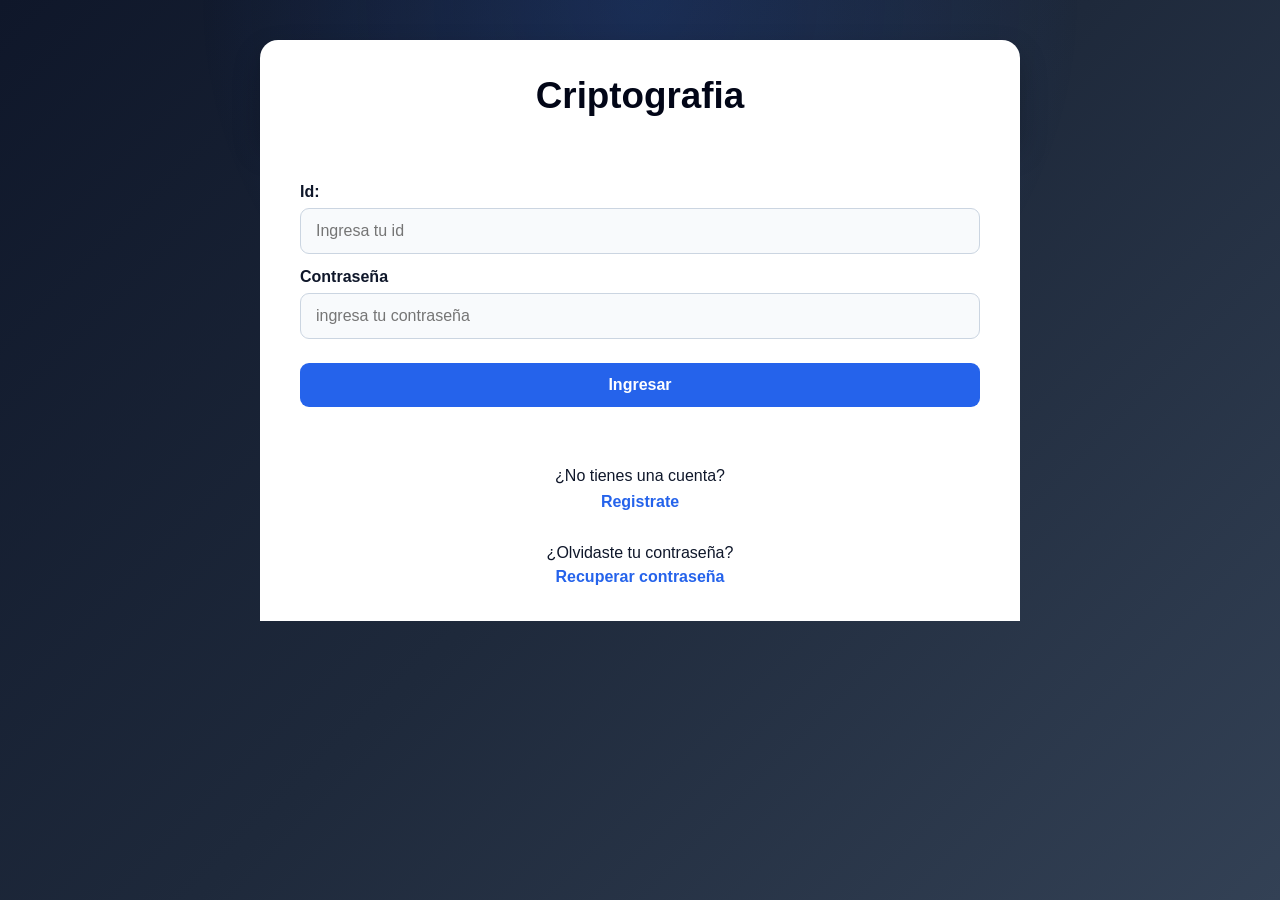
<file: criptografia/src/main/resources/static/index.html>
<!DOCTYPE html>
<html lang="es">

<head>
    <meta charset="UTF-8">
    <meta name="viewport" content="width=device-width, initial-scale=1.0">
    <title>Criptografia</title>
    <link rel="stylesheet" href="style.css">
</head>

<body>
    <h1>Criptografia</h1>
    <form id="formLogin">
        <label for="id">Id: </label>
        <input type="text" id="id" name="id" placeholder="Ingresa tu id " required>
        <br>
        <label for="pwd">Contraseña</label>
        <input type="password" id="pwd" name="pwd" placeholder="ingresa tu contraseña" required>
        <br>
        <button type="submit">Ingresar </button>
    </form>
    <p>¿No tienes una cuenta?</p>
    <a href="registro.html">Registrate</a>

    <p>¿Olvidaste tu contraseña? </p>
    <a href="recuperar.html">Recuperar contraseña</a>

    <script src="js/peticiones.js"></script>
</body>

</html>
</file>
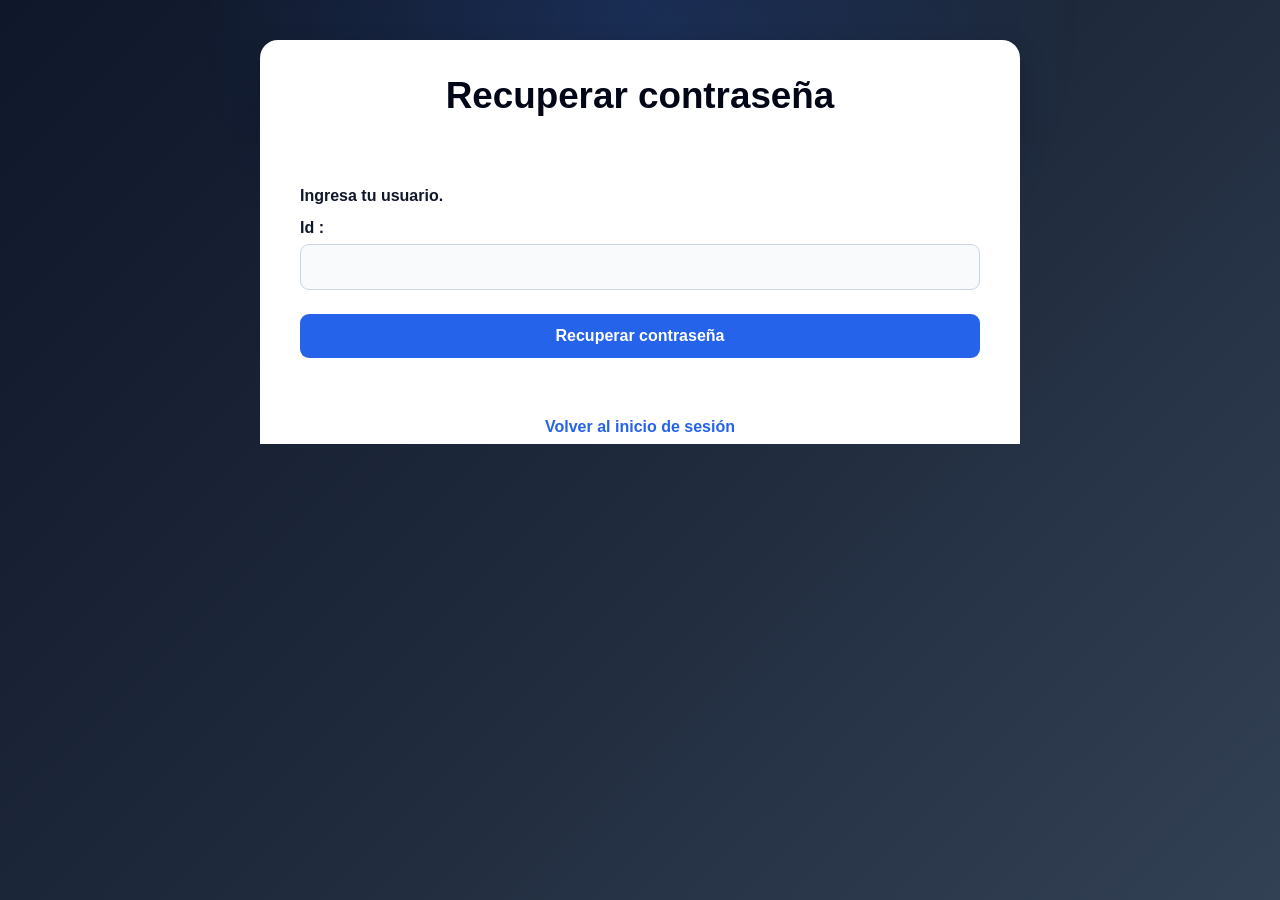
<file: criptografia/src/main/resources/static/cambiar-pwd.html>
<!DOCTYPE html>
<html lang="es">

<head>
    <meta charset="UTF-8">
    <meta name="viewport" content="width=device-width, initial-scale=1.0">
    <title>Reestablecer contraseña </title>
    <link rel="stylesheet" href="style.css">
</head>

<body>
    <h1>Reestablece tu contraseña </h1>
    <p>Ingresa el código de 6 dígitos que enviamos a tu correo y escribe tu nueva contraseña.</p>
    <p>Cambiando contraseña para el usuario: <strong id="usuarioRecuperacion">Cargando...</strong></p>

    <form id="formCambiarPwd">
        <label for="codigo">Código de verificación </label>
        <input type="text" id="codigo" placeholder="Ingresa el código de 6 dígitos" required>
        <br>
        <label for="nuevaPwd">Nueva contraseña </label>
        <input type="password" id="nuevaPwd" placeholder="Ingresa tu nueva contraseña" required>
        <br>
        <label for="nuevaPwd2">Confirmar Nueva Contraseña:</label><br>
        <input type="password" id="nuevaPwd2" placeholder="Repite tu nueva contraseña" required>
        <br>
        <button type="submit">Cambiar contraseña</button>
    </form>
    <p><a href="./index.html">Cancelar y volver al inicio de sesión.</a></p>
    <script src="./js/peticiones.js"></script>
</body>

</html>
</file>
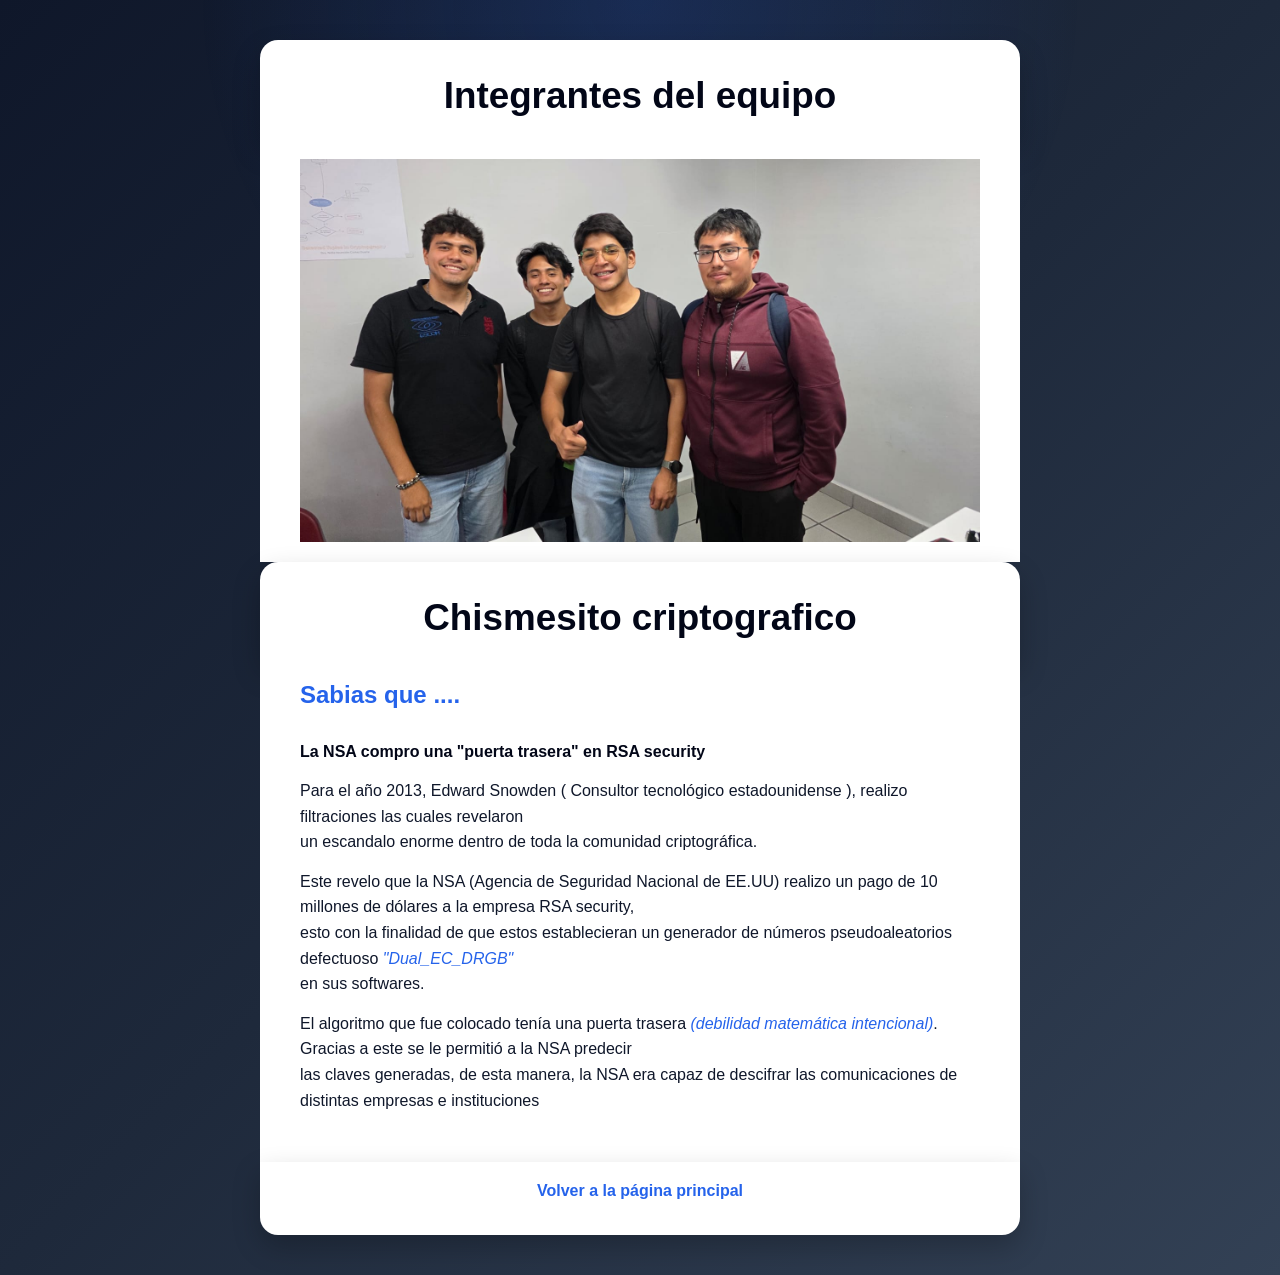
<file: criptografia/src/main/resources/static/inicio.html>
<!DOCTYPE html>
<html lang="es">

<head>
    <meta charset="UTF-8">
    <meta name="viewport" content="width=device-width, initial-scale=1.0">
    <title>Criptografia - Inicio </title>
    <link rel="stylesheet" href="style.css">
</head>

<body>
    <h1> Integrantes del equipo </h1>
    <img src="./img/ImgenEquipo.jpg" alt="foto del equipo" width="500px" height="200px">
    <h1> Chismesito criptografico </h1>
    <h2> Sabias que .... </h2>
    <div>
        <p><b> La NSA compro una "puerta trasera" en RSA security</b></p>
        <p>Para el año 2013, Edward Snowden ( Consultor tecnológico estadounidense ), realizo filtraciones las cuales
            revelaron <br>
            un escandalo enorme dentro de toda la comunidad criptográfica.</p>
        <p> Este revelo que la NSA (Agencia de Seguridad Nacional de EE.UU) realizo un pago de 10 millones de dólares a
            la
            empresa RSA security,<br>
            esto con la finalidad de que estos establecieran un generador de números pseudoaleatorios defectuoso
            <i>"Dual_EC_DRGB"</i> <br>
            en sus softwares.
        </p>
        <p>El algoritmo que fue colocado tenía una puerta trasera <i>(debilidad matemática intencional)</i>. Gracias a
            este se le permitió a la NSA
            predecir <br>
            las claves generadas, de esta manera, la NSA era capaz de descifrar las comunicaciones de distintas empresas
            e
            instituciones </p>
    </div>
    <p><a href="./index.html">Volver a la página principal</a></p>

</body>

</html>
</file>
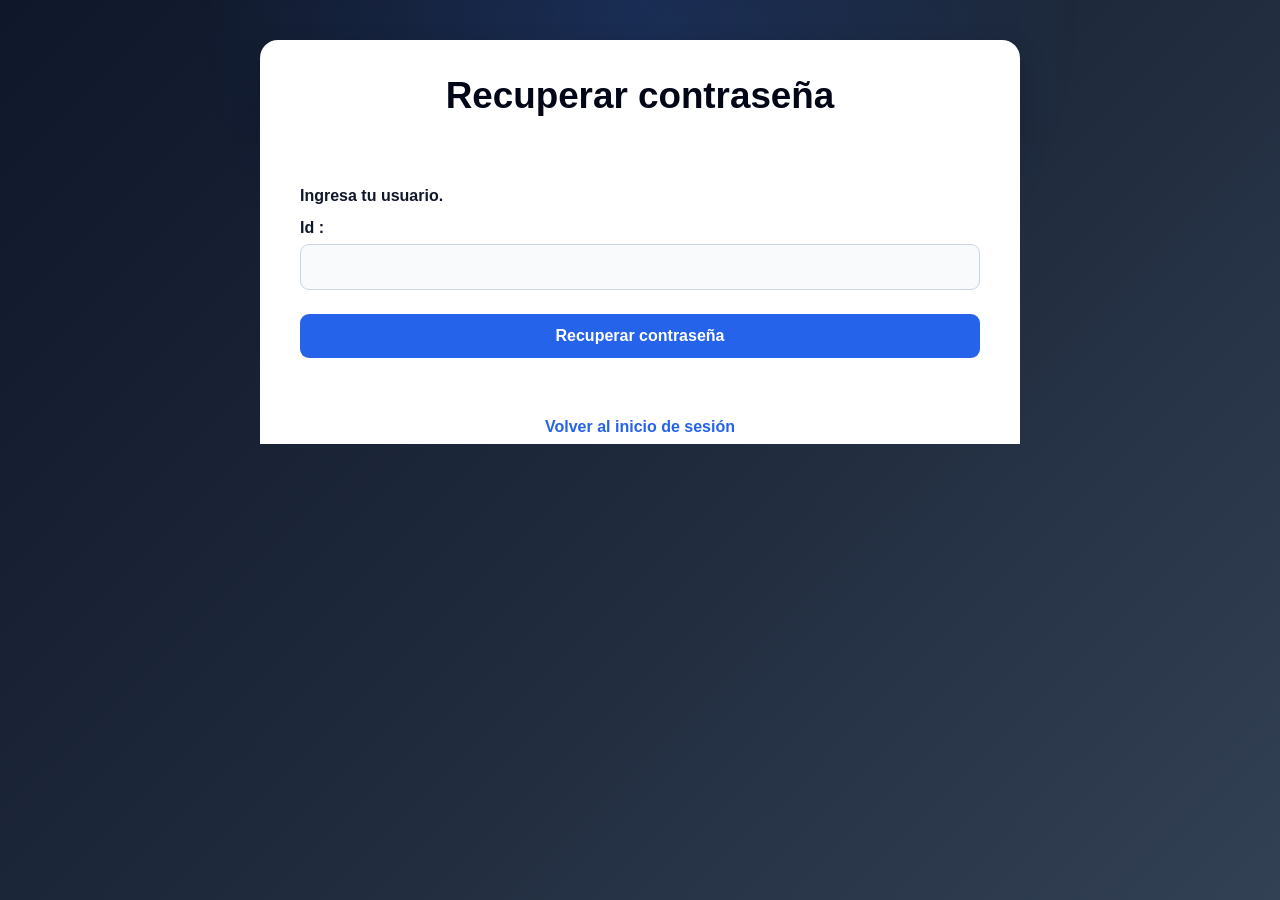
<file: criptografia/src/main/resources/static/recuperar.html>
<!DOCTYPE html>
<html lang="es">

<head>
    <meta charset="UTF-8">
    <meta name="viewport" content="width=device-width, initial-scale=1.0">
    <title>Recuperar contraseña</title>
    <link rel="stylesheet" href="style.css">
</head>

<body>
    <h1>Recuperar contraseña</h1>
    <form id="formRecuperar">
        <p>Ingresa tu usuario.</p>
        <label for="idUsuario">Id : </label>
        <input type="text" id="idUsuario" name="idUsuario" required> <br>
        <button type="submit">Recuperar contraseña</button>
    </form>

    <p><a href="index.html">Volver al inicio de sesión</a></p>
    <script src="./js/peticiones.js"></script>
</body>

</html>
</file>
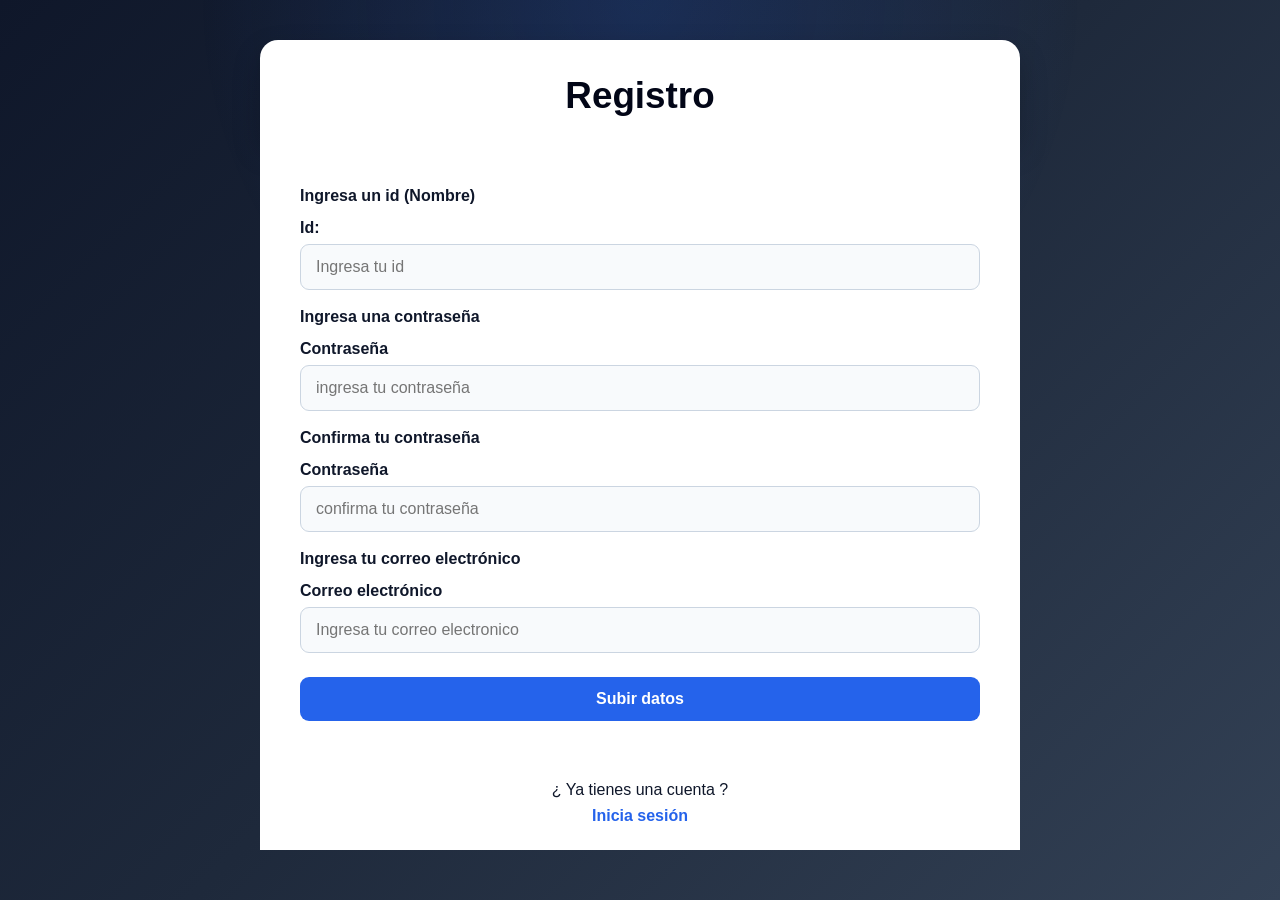
<file: criptografia/src/main/resources/static/registro.html>
<!DOCTYPE html>
<html lang="es">

<head>
    <meta charset="UTF-8">
    <meta name="viewport" content="width=device-width, initial-scale=1.0">
    <title>Registro</title>
    <link rel="stylesheet" href="style.css">
</head>

<body>
    <h1>Registro</h1>
    <form id="formRegistro">
        <p>Ingresa un id (Nombre)</p>
        <label for="id">Id: </label>
        <input type="text" id="id" name="id" placeholder="Ingresa tu id " required>
        <br>
        <p>Ingresa una contraseña</p>
        <label for="pwd">Contraseña</label>
        <input type="password" id="pwd" name="pwd" placeholder="ingresa tu contraseña" required>
        <br>
        <p>Confirma tu contraseña</p>
        <label for="pwd2">Contraseña</label>
        <input type="password" id="pwd2" name="pwd2" placeholder="confirma tu contraseña" required>
        <br>
        <p>Ingresa tu correo electrónico</p>
        <label for="email">Correo electrónico</label>
        <input type="email" id="email" name="email" placeholder="Ingresa tu correo electronico" required>
        <br>
        <button type="submit">Subir datos</button>
    </form>

    <p>¿ Ya tienes una cuenta ?</p>
    <a href="index.html">Inicia sesión</a>
    <script src="./js/peticiones.js"></script>
</body>

</html>
</file>
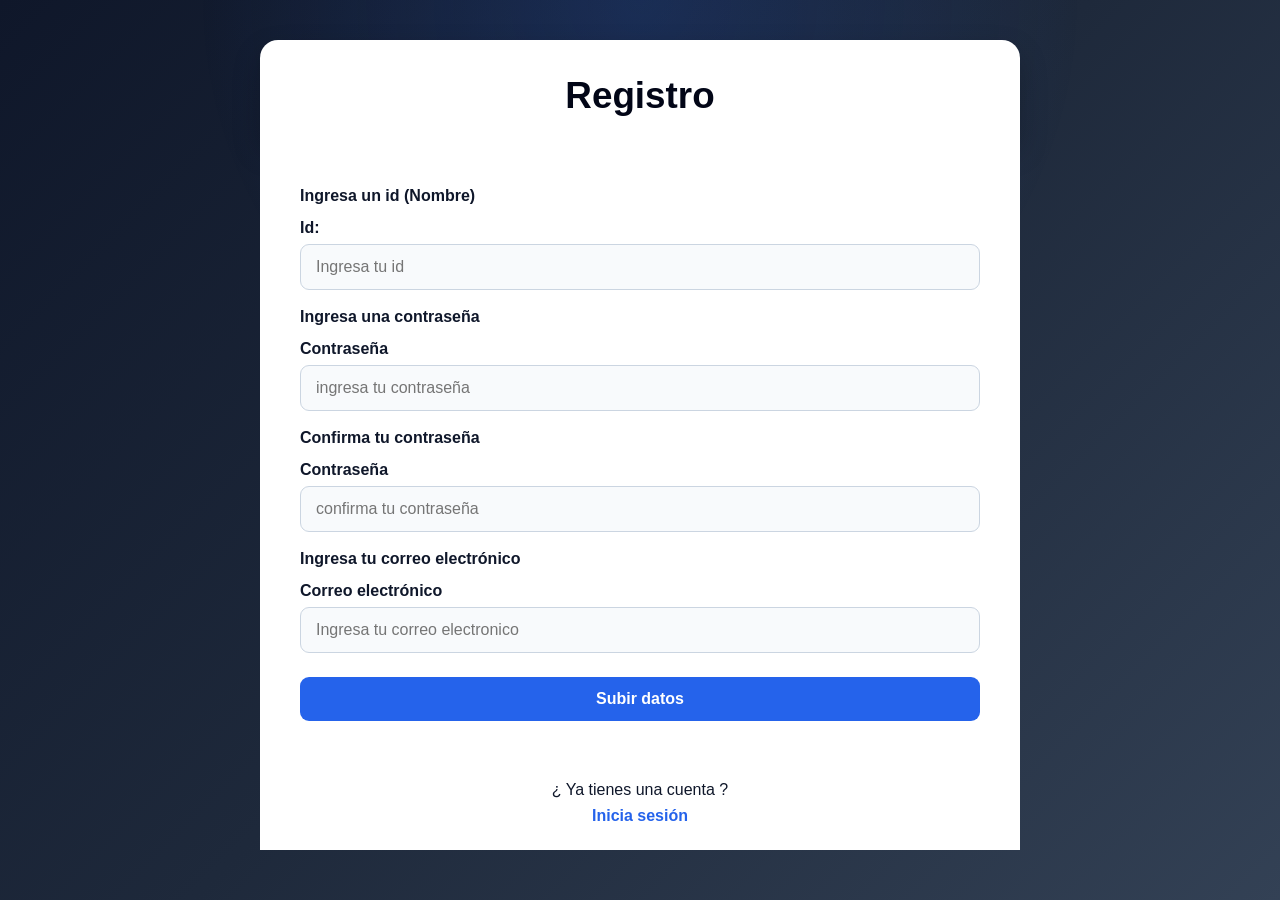
<file: criptografia/src/main/resources/static/verificar.html>
<!DOCTYPE html>
<html lang="es">

<head>
    <meta charset="UTF-8">
    <meta name="viewport" content="width=device-width, initial-scale=1.0">
    <title>Verificar usuario </title>
    <link rel="stylesheet" href="style.css">
</head>

<body>
    <h1>Verifica tu correo electronico </h1>
    <p>Activando la cuenta: <strong id="usuarioMostrado">Cargando...</strong></p>
    <form id="formVerificar">

        <input type="text" id="codigo" placeholder="Ingresa el codigo" required>
        <button type="submit">Verificar</button>
    </form>
    <script src="./js/peticiones.js"></script>
</body>

</html>
</file>
<file: criptografia/src/main/resources/static/style.css>
/* =========================================
   PRACTICA 6 - CRIPTOGRAFIA
   CSS GENERAL DEL SISTEMA
   ========================================= */

* {
    box-sizing: border-box;
    margin: 0;
    padding: 0;
}

html {
    min-height: 100%;
}

body {
    min-height: 100vh;
    font-family: Arial, Helvetica, sans-serif;
    background: linear-gradient(135deg, #0f172a, #1e293b, #334155);
    color: #020617;
    padding: 40px 20px;

    display: flex;
    flex-direction: column;
    align-items: center;
}

/* Fondo decorativo */
body::before {
    content: "";
    position: fixed;
    inset: 0;
    background: radial-gradient(circle at top, rgba(37, 99, 235, 0.18), transparent 40%);
    pointer-events: none;
    z-index: -1;
}

/* =========================================
   ESTRUCTURA GENERAL DE TARJETA
   ========================================= */

h1,
form,
body > p,
body > a,
h2,
img,
div {
    width: 100%;
    max-width: 760px;
    background-color: #ffffff;
}

/* Título superior */
h1 {
    padding: 35px 40px 22px 40px;
    border-radius: 18px 18px 0 0;
    text-align: center;
    font-size: 2.3rem;
    color: #020617;
    box-shadow: 0 12px 28px rgba(0, 0, 0, 0.22);
}

/* =========================================
   FORMULARIOS
   ========================================= */

form {
    padding: 30px 40px 35px 40px;
    border-radius: 0;
    box-shadow: none;
}

form p {
    margin: 18px 0 8px 0;
    font-size: 1rem;
    font-weight: bold;
    color: #0f172a;
}

label {
    display: block;
    margin-top: 14px;
    margin-bottom: 7px;
    font-weight: bold;
    color: #0f172a;
}

input {
    width: 100%;
    padding: 13px 15px;
    border: 1px solid #cbd5e1;
    border-radius: 9px;
    background-color: #f8fafc;
    font-size: 1rem;
    outline: none;
    transition: 0.2s;
}

input:focus {
    border-color: #2563eb;
    background-color: #ffffff;
    box-shadow: 0 0 0 3px rgba(37, 99, 235, 0.18);
}

button {
    width: 100%;
    margin-top: 24px;
    padding: 13px 18px;
    background-color: #2563eb;
    color: #ffffff;
    border: none;
    border-radius: 9px;
    font-size: 1rem;
    font-weight: bold;
    cursor: pointer;
    transition: 0.2s;
}

button:hover {
    background-color: #1d4ed8;
    transform: translateY(-1px);
}

button:active {
    transform: scale(0.98);
}

/* =========================================
   TEXTOS Y ENLACES
   ========================================= */

p {
    font-size: 1rem;
    color: #0f172a;
}

a {
    color: #2563eb;
    font-weight: bold;
    text-decoration: none;
}

a:hover {
    color: #1d4ed8;
    text-decoration: underline;
}

/* =========================================
   BLOQUES DESPUÉS DEL FORMULARIO
   ========================================= */

/* Primer párrafo después del formulario */
form + p {
    text-align: center;
    padding: 25px 40px 8px 40px;
    margin: 0;
    box-shadow: none;
}

/* Enlace después del primer párrafo */
form + p + a {
    display: block;
    text-align: center;
    padding: 0 40px 25px 40px;
    margin: 0;
    box-shadow: none;
}

/* Segundo párrafo después del formulario */
form + p + a + p {
    text-align: center;
    padding: 8px 40px 0 40px;
    margin: 0;
    box-shadow: none;
    border: none;
}

/* Segundo enlace después del formulario */
form + p + a + p + a {
    display: block;
    text-align: center;
    padding: 6px 40px 35px 40px;
    margin: 0;
    border: none;
    border-radius: 0 0 18px 18px;
    box-shadow: none;
}

/* Caso como recuperar contraseña: form + p con enlace dentro */
form + p:last-child {
    padding: 35px 40px 35px 40px;
    border-radius: 0 0 18px 18px;
    box-shadow: 0 12px 28px rgba(0, 0, 0, 0.22);
}

/* Enlace dentro de párrafo final */
form + p:last-child a {
    display: inline-block;
}

/* Si una página termina directamente en formulario */
form:last-child {
    border-radius: 0 0 18px 18px;
    box-shadow: 0 12px 28px rgba(0, 0, 0, 0.22);
}

/* =========================================
   PÁGINAS CON TEXTO ANTES DEL FORMULARIO
   verificar.html y cambiar-pwd.html
   ========================================= */

h1 + p {
    padding: 25px 40px 5px 40px;
    text-align: center;
    margin: 0;
}

h1 + p + p {
    padding: 10px 40px 5px 40px;
    text-align: center;
    margin: 0;
}

h1 + p + form {
    padding-top: 25px;
}

h1 + p + p + form {
    padding-top: 25px;
}

/* =========================================
   PÁGINA DE INICIO
   ========================================= */

img {
    height: auto;
    padding: 20px 40px;
    object-fit: cover;
}

h2 {
    padding: 20px 40px 10px 40px;
    color: #2563eb;
    font-size: 1.5rem;
}

div {
    padding: 20px 40px 35px 40px;
    line-height: 1.6;
}

div p {
    margin-bottom: 14px;
}

div b {
    color: #020617;
}

div i {
    color: #2563eb;
}

strong {
    color: #2563eb;
}

/* Enlace final de inicio.html */
div + p {
    text-align: center;
    padding: 20px 40px 35px 40px;
    border-radius: 0 0 18px 18px;
    box-shadow: 0 12px 28px rgba(0, 0, 0, 0.22);
}

body > h1:first-of-type {
    border-radius: 18px 18px 0 0;
}

body > h1:not(:last-child),
body > form:not(:last-child),
body > p:not(:last-child),
body > a:not(:last-child),
body > div:not(:last-child),
body > img:not(:last-child),
body > h2:not(:last-child) {
    border-bottom-left-radius: 0;
    border-bottom-right-radius: 0;
}


body > :last-child {
    border-radius: 0 0 18px 18px;
    box-shadow: 0 12px 28px rgba(0, 0, 0, 0.22);
}

script {
    display: none;
}

/* =========================================
   RESPONSIVO
   ========================================= */

@media (max-width: 700px) {
    body {
        padding: 25px 14px;
    }

    h1 {
        font-size: 1.8rem;
        padding: 28px 24px 15px 24px;
    }

    form {
        padding: 24px;
    }

    form + p,
    form + p + a,
    form + p + a + p,
    form + p + a + p + a,
    form + p:last-child,
    h1 + p,
    h1 + p + p,
    div + p,
    h2,
    img,
    div {
        padding-left: 24px;
        padding-right: 24px;
    }

    input,
    button {
        font-size: 0.95rem;
    }

form + p + a + p {
    padding-bottom: 0;
    box-shadow: none;
}

form + p + a + p + a {
    padding-top: 6px;
    border-top: none;
    box-shadow: none;
}

/* La sombra solo queda al final de toda la tarjeta */
body > a:last-of-type,
body > p:last-of-type {
    box-shadow: none;
}

/* Cierre visual correcto de la tarjeta */
body > :last-child {
    border-radius: 0 0 18px 18px;
    box-shadow: 0 12px 28px rgba(0, 0, 0, 0.22);
    border-top: none;
}
}
</file>
